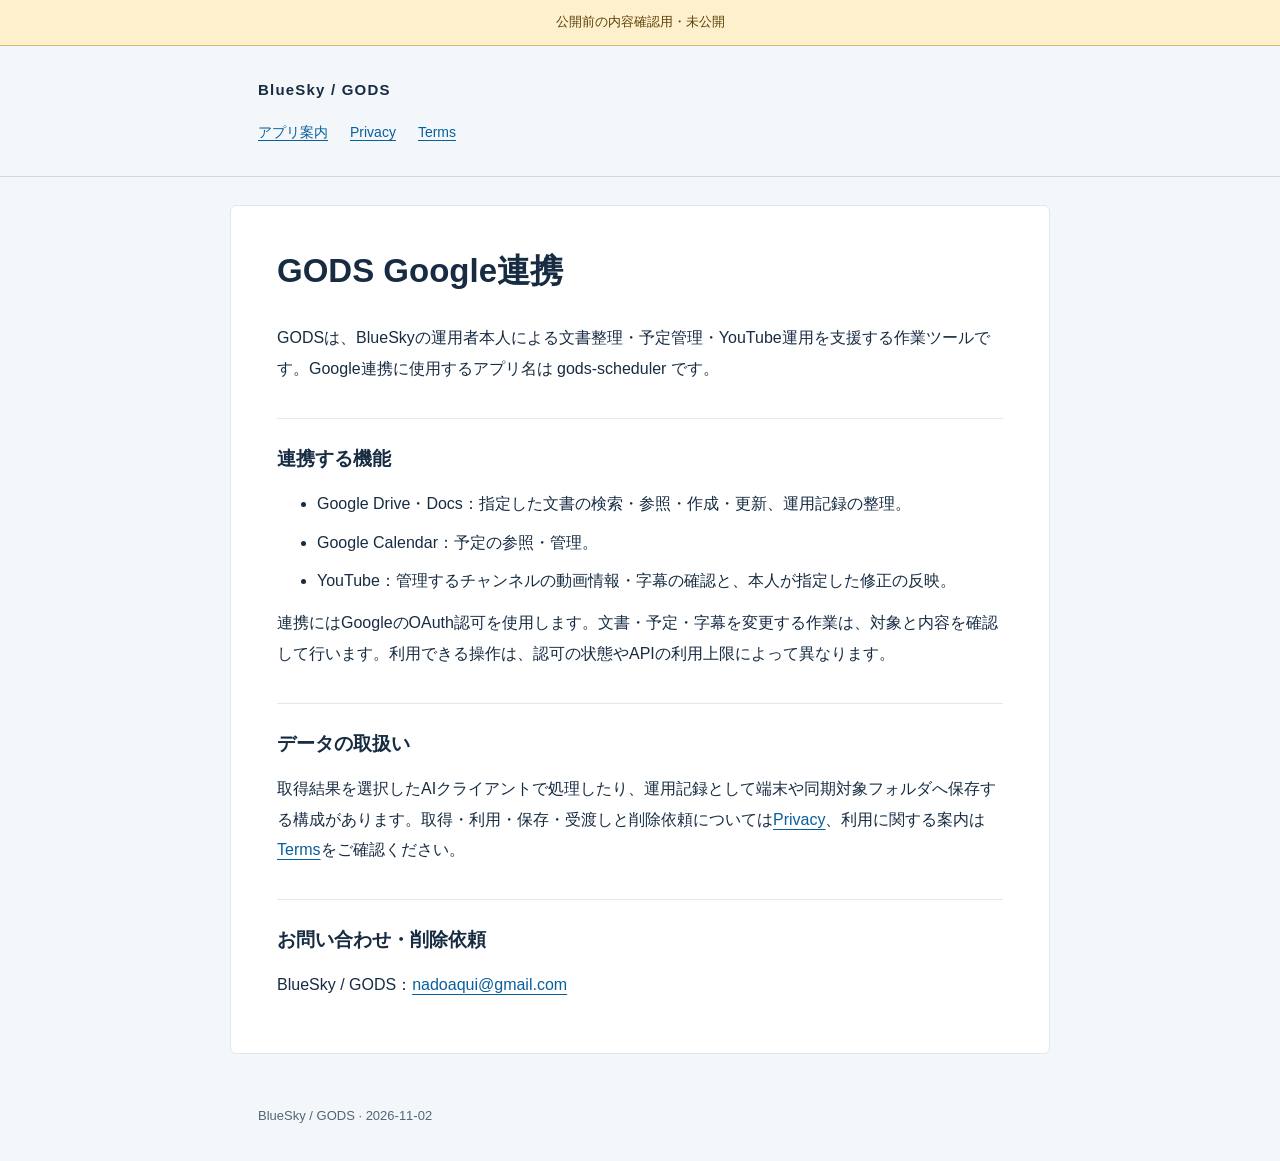
<file: index.html>
<!doctype html><html lang="ja"><head><meta charset="utf-8"><meta name="viewport" content="width=device-width,initial-scale=1"><meta name="robots" content="noindex,nofollow"><title>GODS Google連携 | BlueSky / GODS</title><link rel="stylesheet" href="site.css"></head><body><div class="review">公開前の内容確認用・未公開</div><header><div class="wrap"><div class="brand">BlueSky / GODS</div><nav aria-label="ページ案内"><a href="index.html">アプリ案内</a><a href="privacy/index.html">Privacy</a><a href="terms/index.html">Terms</a></nav></div></header><main><h1>GODS Google連携</h1>
<p>GODSは、BlueSkyの運用者本人による文書整理・予定管理・YouTube運用を支援する作業ツールです。Google連携に使用するアプリ名は gods-scheduler です。</p>
<h2>連携する機能</h2>
<ul><li>Google Drive・Docs：指定した文書の検索・参照・作成・更新、運用記録の整理。</li><li>Google Calendar：予定の参照・管理。</li><li>YouTube：管理するチャンネルの動画情報・字幕の確認と、本人が指定した修正の反映。</li></ul>
<p>連携にはGoogleのOAuth認可を使用します。文書・予定・字幕を変更する作業は、対象と内容を確認して行います。利用できる操作は、認可の状態やAPIの利用上限によって異なります。</p>
<h2>データの取扱い</h2>
<p>取得結果を選択したAIクライアントで処理したり、運用記録として端末や同期対象フォルダへ保存する構成があります。取得・利用・保存・受渡しと削除依頼については<a href="privacy/index.html">Privacy</a>、利用に関する案内は<a href="terms/index.html">Terms</a>をご確認ください。</p>
<h2>お問い合わせ・削除依頼</h2><p>BlueSky / GODS：<a href="mailto:nadoaqui@gmail.com">nadoaqui@gmail.com</a></p></main><footer>BlueSky / GODS · 2026-11-02</footer></body></html>
</file>
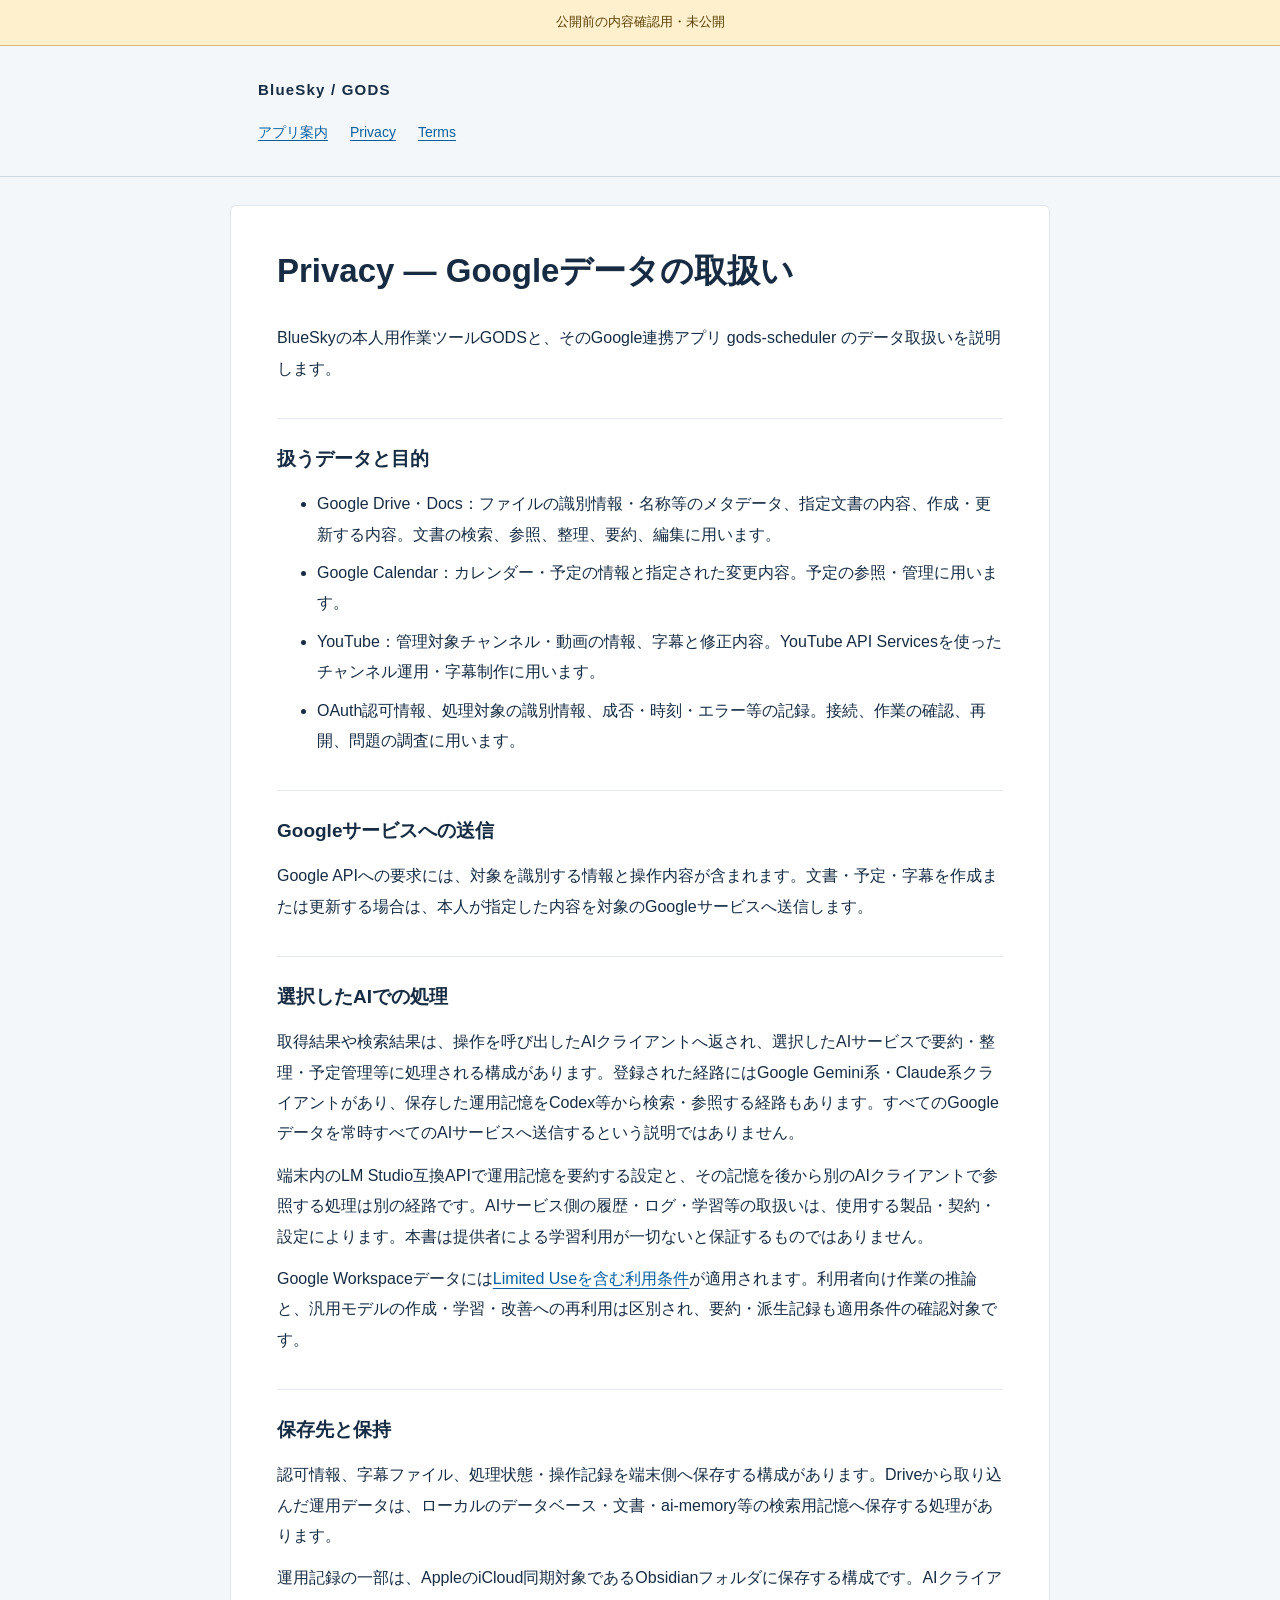
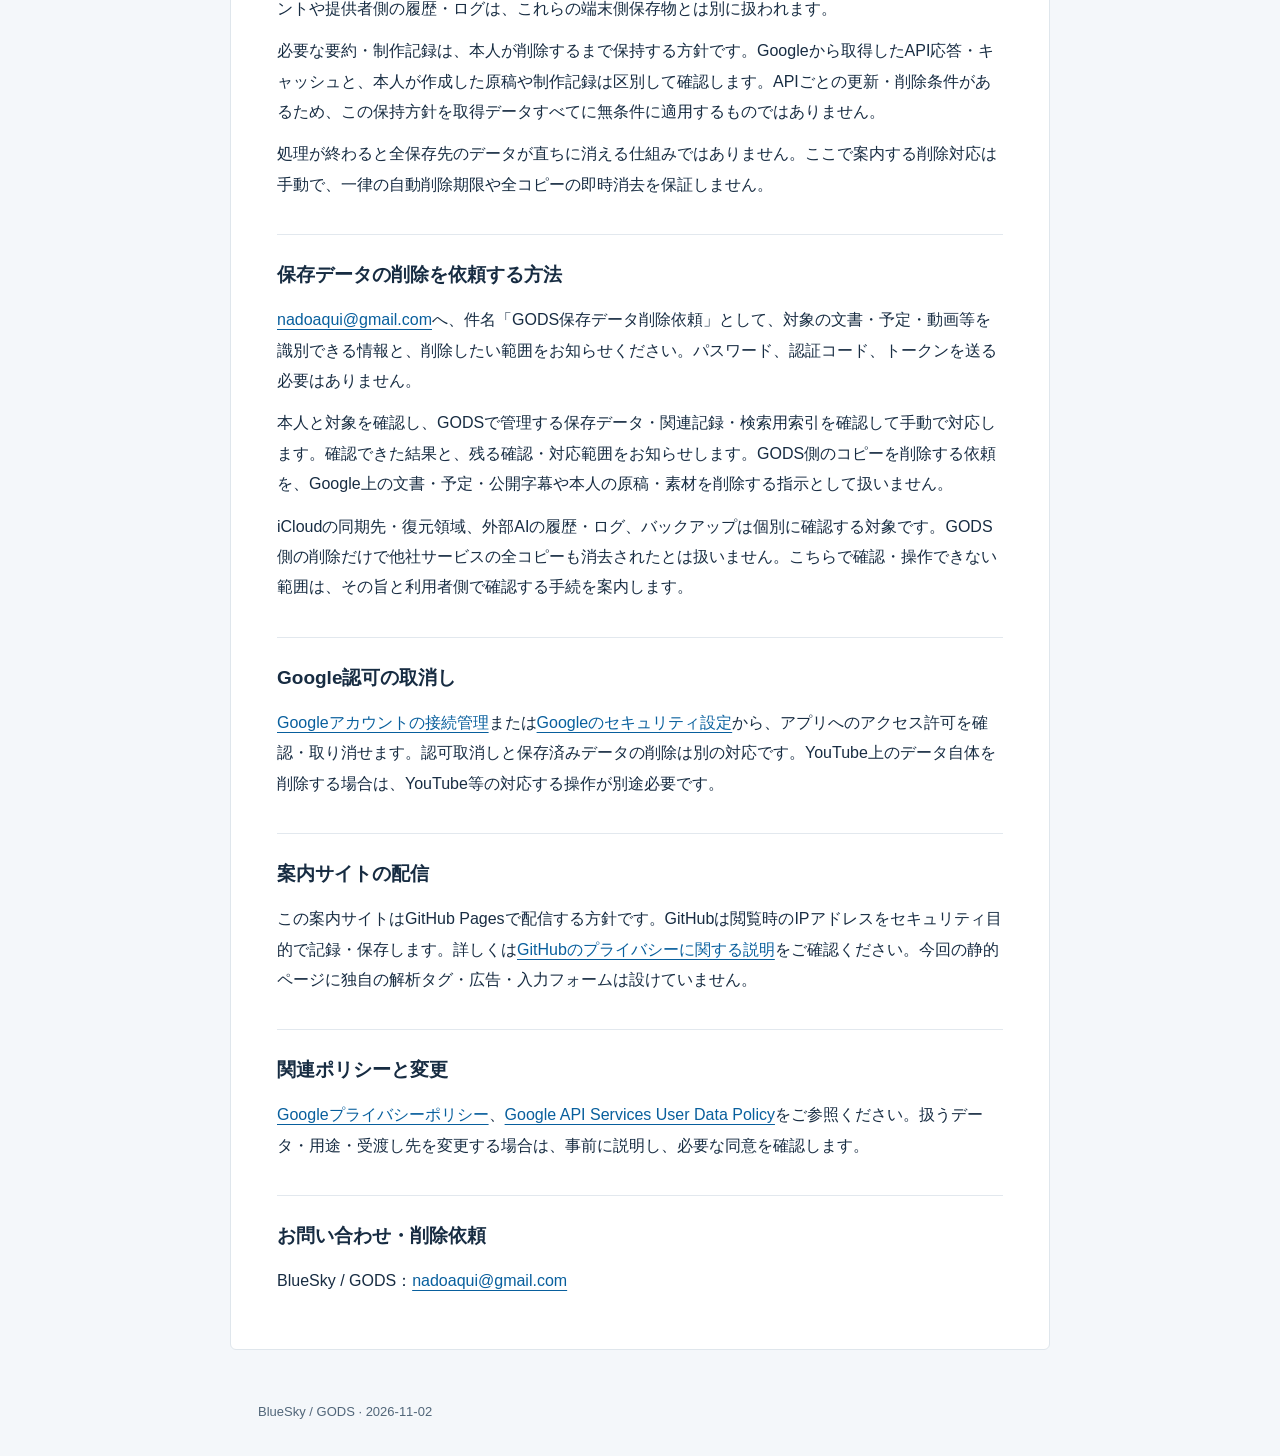
<file: privacy/index.html>
<!doctype html><html lang="ja"><head><meta charset="utf-8"><meta name="viewport" content="width=device-width,initial-scale=1"><meta name="robots" content="noindex,nofollow"><title>Privacy — Googleデータの取扱い | BlueSky / GODS</title><link rel="stylesheet" href="../site.css"></head><body><div class="review">公開前の内容確認用・未公開</div><header><div class="wrap"><div class="brand">BlueSky / GODS</div><nav aria-label="ページ案内"><a href="../index.html">アプリ案内</a><a href="../privacy/index.html">Privacy</a><a href="../terms/index.html">Terms</a></nav></div></header><main><h1>Privacy — Googleデータの取扱い</h1>
<p>BlueSkyの本人用作業ツールGODSと、そのGoogle連携アプリ gods-scheduler のデータ取扱いを説明します。</p>
<h2>扱うデータと目的</h2>
<ul><li>Google Drive・Docs：ファイルの識別情報・名称等のメタデータ、指定文書の内容、作成・更新する内容。文書の検索、参照、整理、要約、編集に用います。</li><li>Google Calendar：カレンダー・予定の情報と指定された変更内容。予定の参照・管理に用います。</li><li>YouTube：管理対象チャンネル・動画の情報、字幕と修正内容。YouTube API Servicesを使ったチャンネル運用・字幕制作に用います。</li><li>OAuth認可情報、処理対象の識別情報、成否・時刻・エラー等の記録。接続、作業の確認、再開、問題の調査に用います。</li></ul>
<h2>Googleサービスへの送信</h2>
<p>Google APIへの要求には、対象を識別する情報と操作内容が含まれます。文書・予定・字幕を作成または更新する場合は、本人が指定した内容を対象のGoogleサービスへ送信します。</p>
<h2>選択したAIでの処理</h2>
<p>取得結果や検索結果は、操作を呼び出したAIクライアントへ返され、選択したAIサービスで要約・整理・予定管理等に処理される構成があります。登録された経路にはGoogle Gemini系・Claude系クライアントがあり、保存した運用記憶をCodex等から検索・参照する経路もあります。すべてのGoogleデータを常時すべてのAIサービスへ送信するという説明ではありません。</p>
<p>端末内のLM Studio互換APIで運用記憶を要約する設定と、その記憶を後から別のAIクライアントで参照する処理は別の経路です。AIサービス側の履歴・ログ・学習等の取扱いは、使用する製品・契約・設定によります。本書は提供者による学習利用が一切ないと保証するものではありません。</p>
<p>Google Workspaceデータには<a href="https://developers.google.com/workspace/workspace-api-user-data-developer-policy">Limited Useを含む利用条件</a>が適用されます。利用者向け作業の推論と、汎用モデルの作成・学習・改善への再利用は区別され、要約・派生記録も適用条件の確認対象です。</p>
<h2>保存先と保持</h2>
<p>認可情報、字幕ファイル、処理状態・操作記録を端末側へ保存する構成があります。Driveから取り込んだ運用データは、ローカルのデータベース・文書・ai-memory等の検索用記憶へ保存する処理があります。</p>
<p>運用記録の一部は、AppleのiCloud同期対象であるObsidianフォルダに保存する構成です。AIクライアントや提供者側の履歴・ログは、これらの端末側保存物とは別に扱われます。</p>
<p>必要な要約・制作記録は、本人が削除するまで保持する方針です。Googleから取得したAPI応答・キャッシュと、本人が作成した原稿や制作記録は区別して確認します。APIごとの更新・削除条件があるため、この保持方針を取得データすべてに無条件に適用するものではありません。</p>
<p>処理が終わると全保存先のデータが直ちに消える仕組みではありません。ここで案内する削除対応は手動で、一律の自動削除期限や全コピーの即時消去を保証しません。</p>
<h2>保存データの削除を依頼する方法</h2>
<p><a href="mailto:nadoaqui@gmail.com?subject=GODS%E4%BF%9D%E5%AD%98%E3%83%87%E3%83%BC%E3%82%BF%E5%89%8A%E9%99%A4%E4%BE%9D%E9%A0%BC">nadoaqui@gmail.com</a>へ、件名「GODS保存データ削除依頼」として、対象の文書・予定・動画等を識別できる情報と、削除したい範囲をお知らせください。パスワード、認証コード、トークンを送る必要はありません。</p>
<p>本人と対象を確認し、GODSで管理する保存データ・関連記録・検索用索引を確認して手動で対応します。確認できた結果と、残る確認・対応範囲をお知らせします。GODS側のコピーを削除する依頼を、Google上の文書・予定・公開字幕や本人の原稿・素材を削除する指示として扱いません。</p>
<p>iCloudの同期先・復元領域、外部AIの履歴・ログ、バックアップは個別に確認する対象です。GODS側の削除だけで他社サービスの全コピーも消去されたとは扱いません。こちらで確認・操作できない範囲は、その旨と利用者側で確認する手続を案内します。</p>
<h2>Google認可の取消し</h2>
<p><a href="https://myaccount.google.com/connections">Googleアカウントの接続管理</a>または<a href="https://security.google.com/settings/security/permissions">Googleのセキュリティ設定</a>から、アプリへのアクセス許可を確認・取り消せます。認可取消しと保存済みデータの削除は別の対応です。YouTube上のデータ自体を削除する場合は、YouTube等の対応する操作が別途必要です。</p>
<h2>案内サイトの配信</h2>
<p>この案内サイトはGitHub Pagesで配信する方針です。GitHubは閲覧時のIPアドレスをセキュリティ目的で記録・保存します。詳しくは<a href="https://docs.github.com/en/site-policy/privacy-policies/github-general-privacy-statement">GitHubのプライバシーに関する説明</a>をご確認ください。今回の静的ページに独自の解析タグ・広告・入力フォームは設けていません。</p>
<h2>関連ポリシーと変更</h2>
<p><a href="https://policies.google.com/privacy">Googleプライバシーポリシー</a>、<a href="https://developers.google.com/terms/api-services-user-data-policy">Google API Services User Data Policy</a>をご参照ください。扱うデータ・用途・受渡し先を変更する場合は、事前に説明し、必要な同意を確認します。</p>
<h2>お問い合わせ・削除依頼</h2><p>BlueSky / GODS：<a href="mailto:nadoaqui@gmail.com">nadoaqui@gmail.com</a></p></main><footer>BlueSky / GODS · 2026-11-02</footer></body></html>
</file>
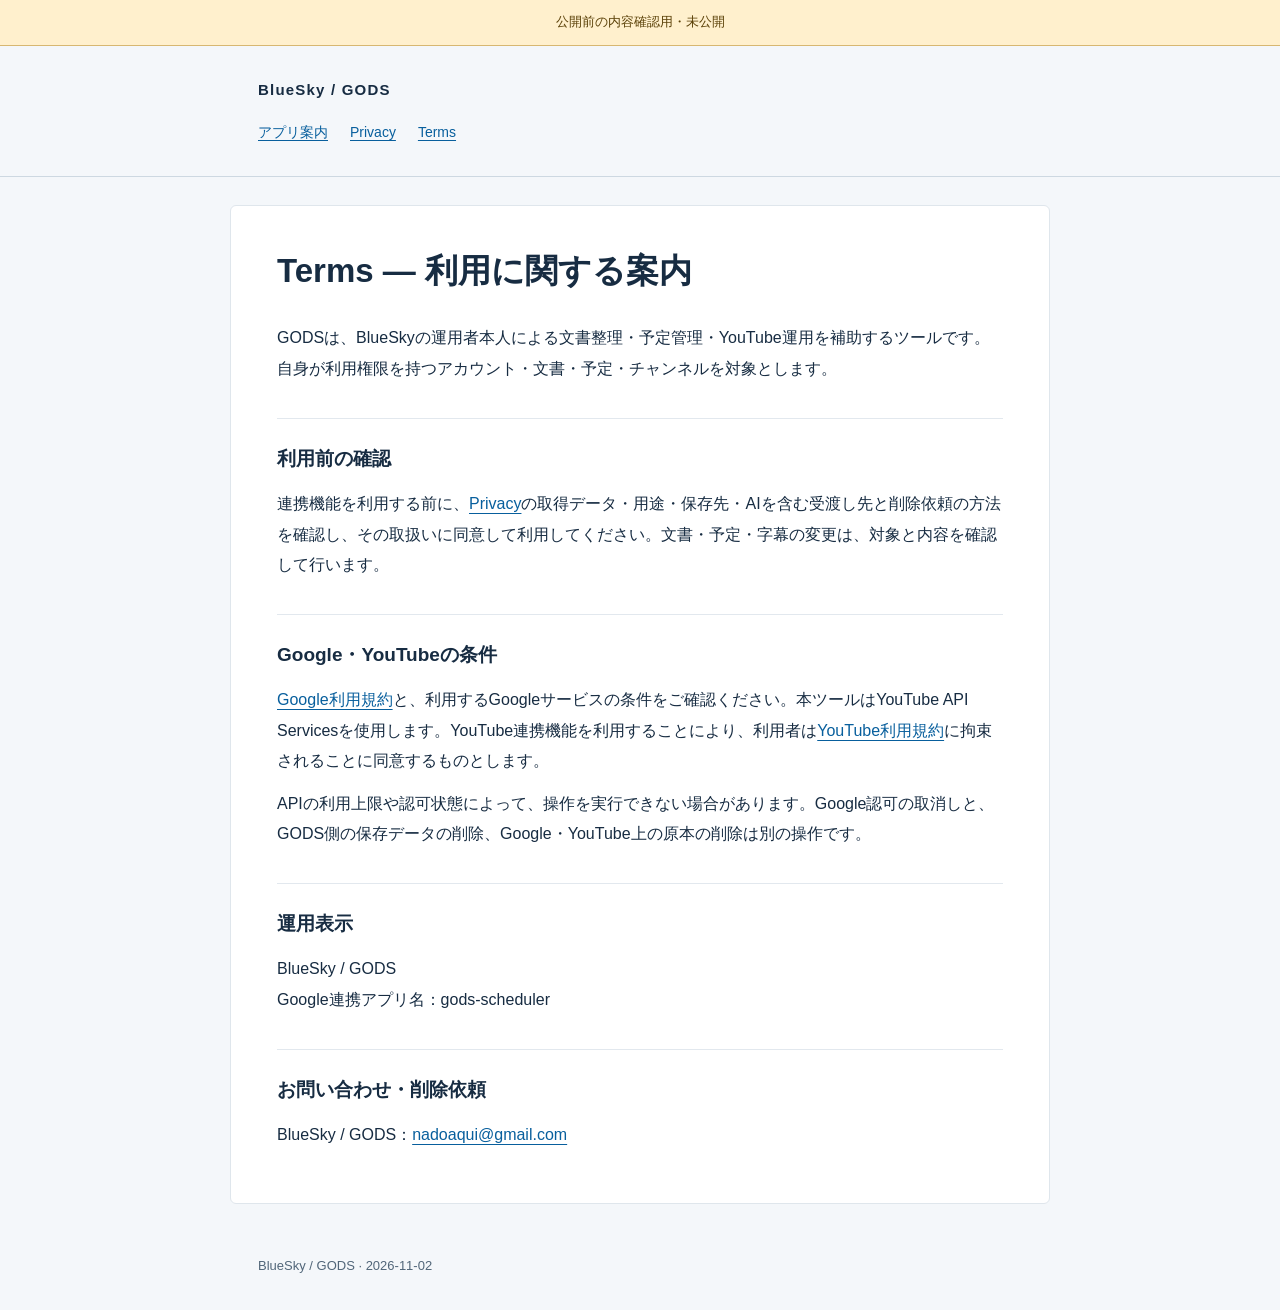
<file: terms/index.html>
<!doctype html><html lang="ja"><head><meta charset="utf-8"><meta name="viewport" content="width=device-width,initial-scale=1"><meta name="robots" content="noindex,nofollow"><title>Terms — 利用に関する案内 | BlueSky / GODS</title><link rel="stylesheet" href="../site.css"></head><body><div class="review">公開前の内容確認用・未公開</div><header><div class="wrap"><div class="brand">BlueSky / GODS</div><nav aria-label="ページ案内"><a href="../index.html">アプリ案内</a><a href="../privacy/index.html">Privacy</a><a href="../terms/index.html">Terms</a></nav></div></header><main><h1>Terms — 利用に関する案内</h1>
<p>GODSは、BlueSkyの運用者本人による文書整理・予定管理・YouTube運用を補助するツールです。自身が利用権限を持つアカウント・文書・予定・チャンネルを対象とします。</p>
<h2>利用前の確認</h2>
<p>連携機能を利用する前に、<a href="../privacy/index.html">Privacy</a>の取得データ・用途・保存先・AIを含む受渡し先と削除依頼の方法を確認し、その取扱いに同意して利用してください。文書・予定・字幕の変更は、対象と内容を確認して行います。</p>
<h2>Google・YouTubeの条件</h2>
<p><a href="https://policies.google.com/terms">Google利用規約</a>と、利用するGoogleサービスの条件をご確認ください。本ツールはYouTube API Servicesを使用します。YouTube連携機能を利用することにより、利用者は<a href="https://www.youtube.com/t/terms">YouTube利用規約</a>に拘束されることに同意するものとします。</p>
<p>APIの利用上限や認可状態によって、操作を実行できない場合があります。Google認可の取消しと、GODS側の保存データの削除、Google・YouTube上の原本の削除は別の操作です。</p>
<h2>運用表示</h2><p>BlueSky / GODS<br>Google連携アプリ名：gods-scheduler</p>
<h2>お問い合わせ・削除依頼</h2><p>BlueSky / GODS：<a href="mailto:nadoaqui@gmail.com">nadoaqui@gmail.com</a></p></main><footer>BlueSky / GODS · 2026-11-02</footer></body></html>
</file>
<file: site.css>
:root{font-family:-apple-system,BlinkMacSystemFont,"Hiragino Kaku Gothic ProN","Yu Gothic",sans-serif;color:#172c42;background:#f4f7fa;line-height:1.9}
*{box-sizing:border-box}body{margin:0}a{color:#085f9d;text-underline-offset:.22em}a:focus-visible{outline:3px solid #e29c30;outline-offset:4px}
.review{background:#fff0cd;border-bottom:1px solid #d7b771;padding:10px 22px;text-align:center;font-size:13px;color:#5b4108}
.wrap{max-width:820px;margin:auto;padding:30px 28px}header{border-bottom:1px solid #cdd8e1}header .brand{font-size:15px;letter-spacing:.08em;font-weight:700}nav{display:flex;gap:22px;flex-wrap:wrap;margin:15px 0 0;font-size:14px}nav a[aria-current=page]{font-weight:700;color:#172c42}
main{background:#fff;max-width:820px;margin:28px auto 50px;padding:40px 46px;border:1px solid #dfe6ec;border-radius:6px}h1{font-size:clamp(24px,5vw,33px);line-height:1.5;margin:0 0 28px}h2{font-size:19px;margin:34px 0 10px;border-top:1px solid #e2e8ee;padding-top:22px}.lead{font-size:18px}p,ul,dl{margin:12px 0}dt{font-weight:700;margin-top:18px}dd{margin:5px 0}li{margin-bottom:8px}footer{max-width:820px;margin:auto;padding:0 28px 32px;font-size:13px;color:#516679}
@media(max-width:600px){.wrap{padding:20px}main{margin:16px 12px 32px;padding:26px 22px}nav{gap:16px}}
</file>
